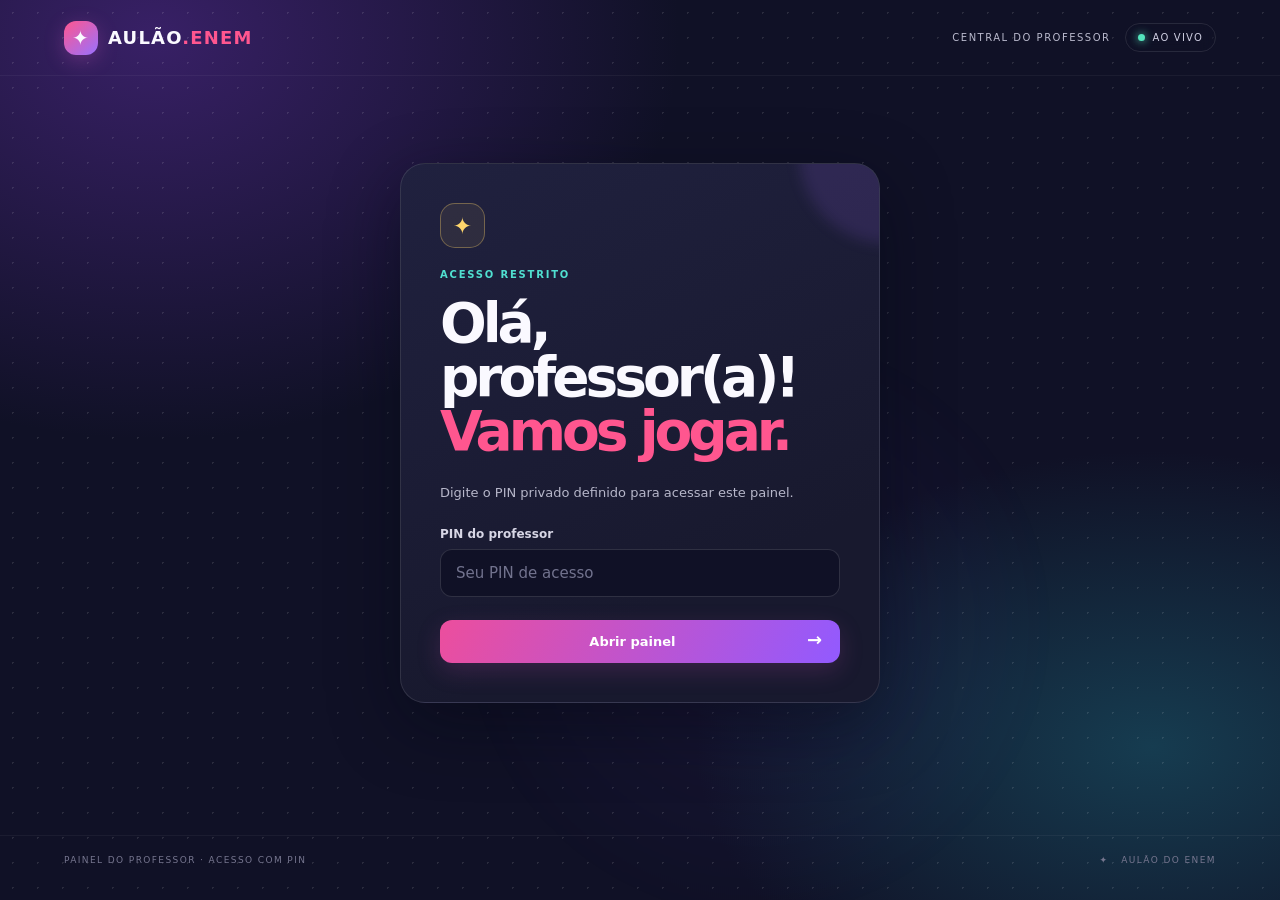
<file: static/professor.html>
<!doctype html><html lang="pt-BR"><head><meta charset="utf-8"><meta name="viewport" content="width=device-width,initial-scale=1"><meta name="theme-color" content="#101126"><title>Central do professor • Aulão ENEM</title><link rel="stylesheet" href="/static/style.css"><link rel="stylesheet" href="/static/mode-tv.css"></head><body class="teacher-page">
<header class="topbar"><a class="brand" href="/"><span class="brand-mark">✦</span><span>AULÃO<span class="brand-accent">.ENEM</span></span></a><div class="teacher-title">CENTRAL DO PROFESSOR <span class="live-pill"><i></i> AO VIVO</span></div></header>
<main class="dashboard">
<section id="login" class="login-card"><div class="panel-icon">✦</div><p class="eyebrow">ACESSO RESTRITO</p><h1>Olá, professor(a)!<br><em>Vamos jogar.</em></h1><p class="subhead">Digite o PIN privado definido para acessar este painel.</p><form id="pinForm"><label>PIN do professor<input id="pin" type="password" autocomplete="current-password" placeholder="Seu PIN de acesso" required></label><button class="btn btn-primary">Abrir painel <span>→</span></button></form><p id="loginError" class="error hidden"></p></section>
<div id="dash" class="hidden"><div class="dash-heading"><div><p class="eyebrow">AULÃO DO ENEM · 1º ANO DO ENSINO MÉDIO</p><h1>Central da <em>partida.</em></h1><p class="dash-caption">Acompanhe o ritmo da turma e conduza cada rodada daqui.</p></div><div class="dash-actions"><a id="openTvTop" class="btn btn-quiet" href="/tv" target="_blank" rel="noopener">▣ Tela da TV <span>↗</span></a><button id="copyLinkBtn" class="btn btn-quiet">⌁ Copiar acesso</button><button id="resetBtn" class="btn btn-quiet">↺ Nova partida</button></div></div>
<div class="dash-grid"><section class="control-card"><div class="card-top"><div><span class="eyebrow">SALA DE JOGO</span><h2 id="stateTitle">Sala aberta</h2></div><span class="live-pill"><i></i> <span id="stateLabel">AGUARDANDO</span></span></div>
<div class="activity-block"><span class="eyebrow">ESCOLHA A ATIVIDADE</span><div class="activity-switch"><button id="kahootActivity" class="activity-option" type="button">✦ Kahoot</button><button id="quizActivity" class="activity-option" type="button">▤ Quiz</button></div><p id="activityHelp" class="mode-help">O Kahoot original tem pontuação e ranking.</p></div>
<div class="mode-block"><span class="eyebrow">COMO A TURMA VAI JOGAR?</span><div class="mode-switch"><button id="tabletMode" class="mode-option">▣ &nbsp; Tablets</button><button id="placardMode" class="mode-option">▤ &nbsp; Plaquinhas + TV</button></div><p id="modeHelp" class="mode-help">Cada aluno responde no próprio tablet.</p><a id="tvLink" class="tv-link" href="/tv" target="_blank" rel="noopener">▣ &nbsp; Abrir tela para TV <span>↗</span></a><details class="local-access"><summary><span>ENDEREÇOS DE ACESSO</span></summary><div id="localAddresses">Procurando o endereço local do notebook…</div><small>TV e tablets precisam estar conectados à mesma rede Wi-Fi do notebook. Não é necessário internet.</small></details></div>
<div id="roomCode" class="room-code"><span id="codeCaption">CÓDIGO PARA OS ALUNOS</span><strong id="teacherCode">------</strong><small id="codeHelp">Abra este notebook na rede Wi-Fi da sala</small></div><div class="progress-wrap"><div class="progress-label"><span>PROGRESSO DO AULÃO</span><b id="progressText">0 / 11</b></div><div class="progress-track"><i id="progressBar"></i></div></div><div class="current-box"><span id="liveSubject" class="tag">AGUARDANDO INÍCIO</span><strong id="liveTopic">Quando todos estiverem na sala, comece!</strong><small id="answeredCount">Participantes entram pelo endereço local do notebook.</small></div><section id="teacherAnswer" class="teacher-answer hidden" aria-live="polite"><div class="teacher-answer-heading"><span>VISÃO DO PROFESSOR · GABARITO PRIVADO</span><b id="teacherAnswerBadge">RESPOSTA CORRETA</b></div><p id="teacherPrompt" class="teacher-prompt"></p><div id="teacherOptions" class="teacher-options"></div><div class="teacher-explanation"><strong>Por que essa é a resposta?</strong><p id="teacherExplanation"></p></div></section><div class="control-buttons"><button id="openBtn" class="btn btn-primary">▶ &nbsp; Abrir próxima pergunta</button><button id="revealBtn" class="btn btn-secondary hidden">✦ &nbsp; Revelar resposta correta</button><button id="closeBtn" class="btn btn-quiet hidden">■ &nbsp; Encerrar pergunta</button><button id="finishBtn" class="btn btn-secondary hidden">Ver resultado final &nbsp; →</button></div><p class="shortcut-hint"><kbd>N</kbd> próxima pergunta <kbd>R</kbd> revelar resposta <kbd>Esc</kbd> encerrar</p></section>
<section id="playersCard" class="players-card"><div class="card-top"><div><span class="eyebrow">AO VIVO</span><h2>Participantes <span id="playerCount" class="count-badge">0</span></h2></div><span class="online-indicator">● ATUALIZA AUTOMÁTICO</span></div><div class="player-tools"><label class="search-box">⌕<input id="playerFilter" type="search" placeholder="Buscar participante" autocomplete="off"></label><button id="exportBtn" class="btn btn-quiet">↓ Baixar resultados</button></div><div class="table-head"><span>JOGADOR</span><span>IDADE</span><span>RESP.</span><span title="Conta quando o tablet sai de foco durante uma pergunta. Também pode ocorrer ao minimizar ou bloquear a tela; o destino não é registrado.">FORA</span><span>PONTOS</span></div><div id="players" class="player-list"><div class="empty-state"><span>✦</span><p>A sala está pronta.<br>Os alunos aparecem aqui ao entrar.</p></div></div></section></div>
<section id="results" class="results-card hidden"><div class="card-top"><div><span class="eyebrow">PLACAR FINAL</span><h2>Quem brilhou hoje? <em>✦</em></h2></div><button id="hideResults" class="btn btn-quiet">Fechar</button></div><div id="podium" class="podium"></div><div id="questionResults" class="question-results"></div></section>
<p class="privacy-note">🔒 No modo local, os dados ficam neste notebook. Na demo pública, inscrições de alunos estão desativadas.</p></div>
<div id="focusNotice" class="focus-notice hidden" role="status" aria-live="polite">Você voltou ao painel. A partida continua sincronizada.</div></main><footer class="footer"><span>PAINEL DO PROFESSOR · ACESSO COM PIN</span><span>✦ &nbsp; AULÃO DO ENEM</span></footer><script src="/static/teacher.js"></script></body></html>
</file>
<file: static/style.css>
:root{--bg:#101126;--panel:#191a35;--panel2:#20213e;--white:#faf9ff;--muted:#a7a8c1;--pink:#ff568f;--purple:#9871ff;--cyan:#50dfd0;--yellow:#ffd66b;--line:#ffffff1a;--font:'DM Sans',system-ui,sans-serif;--display:'Space Grotesk',var(--font)}*{box-sizing:border-box}body{margin:0;min-height:100vh;background:radial-gradient(ellipse at 12% 4%,#382066 0,transparent 33%),radial-gradient(ellipse at 90% 83%,#163c50 0,transparent 28%),var(--bg);color:var(--white);font-family:var(--font)}body:before{content:'';position:fixed;inset:0;pointer-events:none;opacity:.11;background-image:radial-gradient(#fff 1px,transparent 1px);background-size:25px 25px}.topbar,.footer{height:76px;padding:0 clamp(20px,5vw,76px);display:flex;justify-content:space-between;align-items:center;border-bottom:1px solid #ffffff0c;position:relative}.brand{display:flex;gap:10px;align-items:center;color:var(--white);text-decoration:none;font:700 18px var(--display);letter-spacing:1.2px}.brand-mark{display:grid;place-items:center;border-radius:12px;width:34px;height:34px;background:linear-gradient(140deg,var(--pink),var(--purple));font-size:20px;box-shadow:0 5px 20px #c152b655}.brand-accent{color:var(--pink)}.live-pill{display:inline-flex;align-items:center;gap:8px;color:#cecee1;font-size:10px;letter-spacing:1.2px;border:1px solid var(--line);padding:8px 12px;border-radius:99px}.live-pill i{width:7px;height:7px;background:#54e5bd;border-radius:50%;box-shadow:0 0 9px #54e5bd;animation:pulse 1.8s infinite}.shell{max-width:1150px;margin:0 auto;padding:50px 24px 70px;position:relative}.hero-card{display:grid;grid-template-columns:1.12fr .88fr;gap:65px;align-items:center;min-height:590px}.hero-copy{padding:20px 0}.eyebrow{font-size:10px;letter-spacing:1.8px;font-weight:800;color:var(--cyan);margin:0 0 17px}.hero-copy h1,.game-card h1,.dash-heading h1,.login-card h1{font:600 clamp(48px,7vw,79px)/.98 var(--display);letter-spacing:-4px;margin:0}.hero-copy h1 em,.game-card h1 em,.dash-heading h1 em,.login-card h1 em{color:var(--pink);font-style:normal}.subhead{color:#b7b7ca;font-size:16px;line-height:1.6;margin:24px 0}.subject-row{display:flex;flex-wrap:wrap;gap:10px;margin-top:36px}.subject-row span{font-size:12px;color:#d4d3e5;background:#ffffff0c;border:1px solid var(--line);padding:11px 14px;border-radius:12px}.subject-row b{color:var(--pink);margin-left:8px}.join-panel,.login-card{background:linear-gradient(155deg,#20213f,#18192e 74%);border:1px solid #ffffff1c;border-radius:25px;padding:34px;box-shadow:0 28px 80px #08091966;position:relative;overflow:hidden}.join-panel:after,.login-card:after{content:'';position:absolute;width:180px;height:180px;right:-100px;top:-100px;border-radius:50%;background:#a36cff22;filter:blur(7px)}.panel-icon{font-size:23px;color:var(--yellow);width:45px;height:45px;display:grid;place-items:center;border:1px solid #ffd66b55;border-radius:15px;background:#ffd66b13;margin-bottom:21px}.join-panel h2,.players-card h2,.control-card h2,.results-card h2{font:600 25px var(--display);margin:0}.join-panel>p{font-size:13px;color:var(--muted);margin:9px 0 25px}label{display:block;font-size:12px;font-weight:700;color:#d7d6e5;margin:15px 0}input{display:block;width:100%;margin-top:8px;border:1px solid #ffffff21;background:#101126;color:white;border-radius:12px;padding:14px 15px;font:500 15px var(--font);outline:none}input:focus{border-color:var(--purple);box-shadow:0 0 0 3px #9871ff20}input::placeholder{color:#72738e}.btn{border:0;border-radius:12px;padding:14px 18px;color:white;cursor:pointer;font:700 13px var(--font);transition:transform .15s,filter .15s}.btn:hover{transform:translateY(-2px);filter:brightness(1.1)}.btn:disabled{opacity:.45;cursor:not-allowed;transform:none}.btn-primary{background:linear-gradient(115deg,#ec4e9d,#925aff);box-shadow:0 8px 23px #b849aa35}.join-panel .btn{width:100%;margin:6px 0 12px}.btn-primary span{float:right;font-size:18px;line-height:12px}.join-panel small{color:#85859e;font-size:10px;line-height:1.5;display:block;text-align:center}.footer{height:65px;border-top:1px solid #ffffff0c;border-bottom:0;color:#76768f;font-size:9px;letter-spacing:1.4px}.hidden{display:none!important}.game-card{max-width:760px;min-height:510px;margin:25px auto;text-align:center;display:flex;align-items:center;justify-content:center;flex-direction:column;background:#191a35d9;border:1px solid var(--line);border-radius:28px;padding:50px}.wait-orbit,.done-burst{font-size:38px;color:var(--yellow);margin-bottom:30px;animation:float 2.7s ease-in-out infinite}.game-card h1{font-size:clamp(44px,8vw,72px)}.game-card .subhead{max-width:460px}.room-code{display:flex;flex-direction:column;align-items:center;border:1px solid #ffffff1a;border-radius:16px;background:#ffffff08;padding:16px 28px;margin:18px auto}.room-code span{color:#9d9eb7;font-size:9px;letter-spacing:1.5px}.room-code strong{font:700 36px var(--display);letter-spacing:6px;color:var(--yellow);margin:4px 0}.room-code small{font-size:10px;color:#9d9eb7}.pulse-dots{display:flex;gap:7px;margin:18px}.pulse-dots i{width:7px;height:7px;background:var(--pink);border-radius:50%;animation:pulse 1.3s infinite}.pulse-dots i:nth-child(2){animation-delay:.2s}.pulse-dots i:nth-child(3){animation-delay:.4s}.question-view{max-width:940px;margin:10px auto}.question-head{display:flex;justify-content:space-between;align-items:center;margin-bottom:15px}.tag{display:inline-flex;border-radius:8px;padding:8px 10px;background:#9871ff20;color:#bba4ff;font-size:9px;letter-spacing:1px;font-weight:800}.q-counter,.timer{font-size:10px;color:#a3a4bd;letter-spacing:1.3px}.timer{color:#55e0bc}.question-card{background:linear-gradient(155deg,#1d1e3a,#17182e);border:1px solid var(--line);border-radius:22px;padding:32px}.question-card h1{font:600 clamp(20px,3vw,28px)/1.45 var(--font);white-space:pre-line;margin:0 0 25px}.question-card .eyebrow{color:var(--yellow)}.options{display:grid;grid-template-columns:1fr 1fr;gap:11px}.option{min-height:72px;border:1px solid #ffffff18;border-radius:14px;background:#ffffff08;color:#f1f0f8;text-align:left;padding:13px;display:flex;align-items:center;gap:12px;font:500 13px/1.4 var(--font);cursor:pointer}.option:hover{border-color:#b276ff;background:#9c65ff20}.option:disabled{cursor:default}.option .letter{flex:0 0 34px;height:34px;border-radius:10px;display:grid;place-items:center;background:#ffffff13;font:700 14px var(--display)}.option:nth-child(1) .letter{color:#ff779a}.option:nth-child(2) .letter{color:#72d9ff}.option:nth-child(3) .letter{color:#ffc966}.option:nth-child(4) .letter{color:#9bffcf}.option:nth-child(5) .letter{color:#bd9bff}.option.selected{border-color:var(--purple);background:#9871ff28}.feedback{text-align:center;padding:20px;margin-top:14px;border-radius:14px;background:#ffffff0b;color:#ddd;font-weight:700}.feedback.good{color:#68edbc;background:#59e0ac14}.feedback.bad{color:#ff8cab;background:#ff568f12}.my-score{display:grid;gap:3px;margin:18px auto;padding:17px 35px;border-radius:16px;background:#ffffff09;border:1px solid var(--line)}.my-score span,.my-score small{font-size:10px;color:#a7a8c1;letter-spacing:1.3px}.my-score strong{font:700 38px var(--display);color:var(--yellow)}
.teacher-title{font-size:10px;letter-spacing:1.5px;color:#b9b9cc;display:flex;gap:14px;align-items:center}.dashboard{max-width:1220px;margin:auto;padding:40px 24px 60px;position:relative;min-height:calc(100vh - 141px)}.login-card{max-width:480px;margin:65px auto;padding:39px}.login-card h1{font-size:55px}.login-card .subhead{font-size:13px}.login-card .btn{width:100%;margin-top:8px}.error{color:#ff7d9d;font-size:12px}.dash-heading{display:flex;align-items:center;justify-content:space-between;margin-bottom:28px}.dash-heading h1{font-size:46px;letter-spacing:-2px}.dash-heading .eyebrow{margin-bottom:10px}.btn-quiet{background:#ffffff0c;border:1px solid var(--line);color:#c2c2d4}.btn-secondary{background:linear-gradient(115deg,#28a992,#3474d3)}.dash-grid{display:grid;grid-template-columns:.92fr 1.08fr;gap:18px}.control-card,.players-card,.results-card{background:linear-gradient(150deg,#1c1d3a,#17182e);border:1px solid var(--line);border-radius:20px;padding:24px}.card-top{display:flex;justify-content:space-between;align-items:center;gap:15px}.card-top .eyebrow{margin:0 0 7px;font-size:9px}.control-card h2{font-size:21px}.count-badge{font:700 12px var(--font);color:var(--cyan);background:#50dfd01a;padding:5px 9px;border-radius:99px;vertical-align:middle;margin-left:6px}.control-card .live-pill{font-size:9px}.control-card .room-code{margin:22px 0 20px}.control-card .room-code strong{font-size:42px}.progress-label{display:flex;justify-content:space-between;color:#a8a9bf;font-size:9px;letter-spacing:1px;margin-bottom:9px}.progress-label b{color:white}.progress-track{height:6px;background:#ffffff13;border-radius:99px;overflow:hidden}.progress-track i{display:block;width:0;height:100%;background:linear-gradient(90deg,var(--pink),var(--purple),var(--cyan));border-radius:99px;transition:width .35s}.current-box{display:grid;gap:9px;margin:20px 0;padding:16px;background:#ffffff07;border:1px solid #ffffff0d;border-radius:13px}.current-box .tag{width:max-content}.current-box strong{font:600 14px/1.4 var(--font)}.current-box small{font-size:10px;color:#9293aa}.control-buttons{display:flex;gap:9px;flex-wrap:wrap}.control-buttons .btn{flex:1;min-width:170px}.players-card{min-height:480px}.players-card .card-top{margin-bottom:20px}.online-indicator{font-size:8px;color:#64dcb8;letter-spacing:.8px}.table-head,.player-row{display:grid;grid-template-columns:1fr 62px 55px 80px;gap:5px;align-items:center}.table-head{padding:0 12px 10px;border-bottom:1px solid var(--line);font-size:8px;letter-spacing:1px;color:#8c8da7}.table-head span:last-child,.player-row span:last-child{text-align:right}.player-list{max-height:410px;overflow-y:auto}.player-row{padding:12px;border-bottom:1px solid #ffffff0b;font-size:11px;color:#c6c6d6}.player-row .player-name{font-weight:700;color:white;display:flex;align-items:center;gap:8px}.avatar{width:27px;height:27px;border-radius:9px;display:grid;place-items:center;color:white;font-size:10px;background:linear-gradient(145deg,#7b62dc,#d252a0)}.player-row .points{font:700 12px var(--display);color:var(--yellow)}.empty-state{text-align:center;padding:75px 12px;color:#8c8da7;font-size:12px;line-height:1.6}.empty-state span{font-size:27px;color:var(--yellow)}.results-card{margin-top:19px}.results-card .card-top{margin-bottom:20px}.results-card h2{font-size:24px}.results-card h2 em{color:var(--yellow);font-style:normal}.podium{display:grid;grid-template-columns:repeat(3,1fr);gap:10px;margin:10px 0 24px}.podium-item{border:1px solid var(--line);background:#ffffff08;border-radius:14px;padding:17px 10px;text-align:center}.podium-item:first-child{border-color:#ffd66b88;background:#ffd66b11}.podium-item .medal{font-size:21px}.podium-item strong{display:block;font-size:13px;margin:8px 0 3px}.podium-item small{color:#a7a8c1;font-size:10px}.podium-item b{display:block;color:var(--yellow);font:700 17px var(--display);margin-top:9px}.question-results{display:grid;grid-template-columns:repeat(2,1fr);gap:9px}.result-q{padding:13px;border:1px solid #ffffff12;background:#ffffff05;border-radius:12px}.result-q span{display:block;font-size:10px;color:#a9a9bf}.result-q strong{display:block;font-size:11px;margin:5px 0}.result-q small{font-size:9px;color:#70e5c0}.privacy-note{text-align:center;color:#83849c;font-size:10px;margin:19px 0}.teacher-page .footer{height:65px}@keyframes pulse{0%,100%{opacity:.4;transform:scale(.82)}50%{opacity:1;transform:scale(1.1)}}@keyframes float{0%,100%{transform:translateY(0) rotate(-7deg)}50%{transform:translateY(-9px) rotate(7deg)}}
@media(max-width:800px){.hero-card{grid-template-columns:1fr;gap:10px;padding-top:8px}.hero-copy{padding:8px 0}.hero-copy h1{font-size:58px}.join-panel{max-width:540px;width:100%;margin:auto}.shell{padding-top:25px}.dash-grid{grid-template-columns:1fr}.players-card{min-height:300px}.player-list{max-height:350px}.dashboard{padding-top:25px}.dash-heading h1{font-size:36px}.question-card{padding:22px}.options{grid-template-columns:1fr}.question-head{gap:8px}.q-counter{font-size:8px}}@media(max-width:480px){.topbar{height:64px;padding:0 18px}.brand{font-size:15px}.live-pill{font-size:8px;padding:7px 9px}.shell{padding:22px 15px 45px}.hero-copy h1{font-size:51px;letter-spacing:-2.8px}.subject-row{gap:6px;margin-top:24px}.subject-row span{padding:9px;font-size:10px}.join-panel{padding:25px}.game-card{padding:30px 19px;min-height:440px}.game-card h1{letter-spacing:-2px}.question-card{padding:18px}.question-card h1{font-size:18px}.question-head{flex-wrap:wrap}.footer{padding:0 18px;font-size:8px}.teacher-title{font-size:8px;letter-spacing:.7px}.teacher-title .live-pill{display:none}.dashboard{padding:24px 14px 40px}.dash-heading{align-items:flex-start}.dash-heading h1{font-size:32px}.dash-heading .btn{font-size:10px;padding:11px}.control-card,.players-card,.results-card{padding:18px}.card-top{align-items:flex-start}.control-card .card-top{align-items:center}.question-results{grid-template-columns:1fr}.podium{gap:5px}.podium-item{padding:12px 5px}.podium-item strong{font-size:11px}.online-indicator{font-size:7px}.login-card{margin:45px auto;padding:28px}}
/* Visual refinements: richer depth, clearer hierarchy, and gentle motion. */
:root{--panel:#1b1c39;--panel2:#242546;--glass:#ffffff09;--glow:0 22px 70px #05061270}
body:after{content:"";position:fixed;z-index:-1;width:min(50vw,620px);height:min(50vw,620px);left:35%;top:35%;border-radius:50%;background:radial-gradient(circle,#824eff12,transparent 68%);filter:blur(12px);animation:ambient-drift 16s ease-in-out infinite alternate}
.brand-mark{transition:transform .35s cubic-bezier(.2,.8,.2,1),box-shadow .35s}.brand:hover .brand-mark{transform:rotate(-10deg) scale(1.08);box-shadow:0 8px 30px #e252a770}
.join-panel,.login-card,.control-card,.players-card,.results-card,.game-card,.question-card{box-shadow:var(--glow);backdrop-filter:blur(16px);transition:border-color .25s,transform .25s,box-shadow .25s}
.join-panel:hover,.login-card:hover,.control-card:hover,.players-card:hover,.results-card:hover{border-color:#ffffff30;box-shadow:0 26px 90px #05061280}
.dash-heading{padding:21px 25px;margin:0 0 20px;border:1px solid #ffffff12;border-radius:20px;background:linear-gradient(105deg,#ffffff0b,#ffffff03);box-shadow:0 15px 45px #05061238}
.dash-heading h1{font-size:clamp(34px,4vw,48px)}.dash-caption{margin:8px 0 0;color:#a9aac0;font-size:12px}
.dash-actions{display:flex;align-items:center;justify-content:flex-end;gap:8px;flex-wrap:wrap}.dash-actions .btn{white-space:nowrap;text-decoration:none}.dash-actions .btn span{color:var(--cyan)}
.dash-grid{align-items:start}.control-card,.players-card{position:relative;overflow:hidden}.control-card:before,.players-card:before{content:"";position:absolute;pointer-events:none;inset:0 0 auto;height:2px;background:linear-gradient(90deg,transparent,var(--purple),var(--cyan),transparent);opacity:.6}
.mode-option,.btn{transition:transform .18s ease,filter .18s ease,box-shadow .18s ease,border-color .18s ease}.mode-option:hover:not(:disabled){transform:translateY(-2px);border-color:#b99aff88;box-shadow:0 8px 24px #08081955}
.btn-primary:hover{box-shadow:0 12px 32px #bd48ad55}.btn-secondary:hover{box-shadow:0 12px 32px #2daea055}
.room-code{position:relative;overflow:hidden;background:linear-gradient(125deg,#ffd66b14,#ffffff06 55%,#9871ff12);border-color:#ffd66b38}.room-code strong{text-shadow:0 0 22px #ffd66b55;letter-spacing:9px}
.progress-track{height:9px;background:#080a1d99;border:1px solid #ffffff0b}.progress-track i{box-shadow:0 0 14px #be62ff88}
.current-box{position:relative;overflow:hidden;background:linear-gradient(110deg,#9871ff12,#50dfd008 55%,#ffffff03);border-color:#9871ff26}.current-box:after{content:"";position:absolute;left:0;top:0;bottom:0;width:3px;background:linear-gradient(var(--pink),var(--purple),var(--cyan));border-radius:3px}
.option{position:relative;overflow:hidden;transition:transform .18s,border-color .18s,background .18s,box-shadow .18s}.option:before{content:"";position:absolute;inset:0 auto 0 0;width:3px;background:transparent;transition:background .18s}.option:hover{transform:translateY(-2px);box-shadow:0 10px 25px #08081966}.option:hover:before{background:var(--purple)}.option .letter{transition:transform .2s,background .2s}.option:hover .letter{transform:scale(1.08);background:#9871ff2d}
.player-tools{display:flex;align-items:center;gap:9px;margin:0 0 14px}.search-box{display:flex;align-items:center;gap:7px;flex:1;margin:0;padding:0 12px;border:1px solid #ffffff17;border-radius:12px;background:#10112699;color:#aeb0cb;font-size:20px}.search-box:focus-within{border-color:#9871ff99;box-shadow:0 0 0 3px #9871ff1b}.search-box input{margin:0;border:0;background:transparent;padding:11px 0;font-size:12px;box-shadow:none}.search-box input:focus{box-shadow:none}.player-tools .btn{padding:12px 14px;white-space:nowrap}.player-tools .btn:disabled{opacity:.36}
.player-row{animation:row-enter .3s ease both}.player-row:hover{background:#ffffff07}.avatar{box-shadow:0 4px 12px #090a1b88}.shortcut-hint{display:flex;align-items:center;justify-content:center;gap:8px;flex-wrap:wrap;color:#85869f;font-size:9px;margin:14px 0 0}.shortcut-hint kbd{padding:3px 7px;border:1px solid #ffffff25;border-radius:6px;background:#ffffff0c;color:#e4e3f2;font:700 10px var(--font);box-shadow:0 2px 0 #ffffff1a}
.podium-item{position:relative;overflow:hidden;transition:transform .2s,border-color .2s}.podium-item:hover{transform:translateY(-3px);border-color:#9871ff77}.podium-item:first-child:after{content:"";position:absolute;width:120px;height:120px;right:-60px;top:-60px;border-radius:50%;background:#ffd66b13;filter:blur(8px)}
.result-q{transition:background .2s,border-color .2s,transform .2s}.result-q:hover{background:#9871ff12;border-color:#9871ff55;transform:translateY(-2px)}
.tv-option{position:relative;overflow:hidden}.tv-option:not(.correct):hover{border-color:#9871ff70;background:#9871ff14}.tv-option.correct{animation:answer-reveal .55s cubic-bezier(.16,1,.3,1) both}.correct-mark{animation:mark-pop .4s cubic-bezier(.2,.9,.2,1.6) both}
.live-pill{backdrop-filter:blur(10px)}
@keyframes ambient-drift{from{transform:translate(-7%,-4%) scale(.88)}to{transform:translate(12%,8%) scale(1.13)}}@keyframes row-enter{from{opacity:0;transform:translateY(5px)}to{opacity:1;transform:translateY(0)}}@keyframes answer-reveal{from{opacity:.55;transform:scale(.97);box-shadow:0 0 0 #37c99a00}to{opacity:1;transform:scale(1.012);box-shadow:0 0 25px #37c99a18}}@keyframes mark-pop{from{opacity:0;transform:scale(.35) rotate(-25deg)}to{opacity:1;transform:scale(1) rotate(0)}}
@media(max-width:800px){.dash-heading{padding:19px}.dash-actions{justify-content:flex-start;margin-top:16px}.player-tools{align-items:stretch}.player-tools .btn{font-size:10px;padding:11px}.dash-caption{max-width:460px}}
@media(max-width:520px){.dash-heading{display:block}.dash-actions{gap:6px}.dash-actions .btn{flex:1;text-align:center;padding:11px 8px;font-size:10px}.dash-caption{font-size:11px}.player-tools{flex-direction:column}.player-tools .btn{width:100%}.search-box input{font-size:13px}.shortcut-hint{font-size:8px}.room-code strong{letter-spacing:6px}}

/* Gabarito e justificativa visíveis somente no painel autenticado do professor. */
.teacher-answer{position:relative;overflow:hidden;margin:0 0 18px;padding:18px;border:1px solid #50dfd044;border-radius:16px;background:linear-gradient(145deg,#50dfd012,#9871ff0c 65%,#ffffff04);box-shadow:0 14px 35px #08091955;animation:answer-panel-in .35s ease both}
.teacher-answer:before{content:"";position:absolute;inset:0 auto 0 0;width:3px;background:linear-gradient(var(--cyan),#50dfd044)}
.teacher-answer-heading{display:flex;justify-content:space-between;align-items:center;gap:8px;margin-bottom:12px;color:#8fdecf;font-size:8px;font-weight:800;letter-spacing:1.05px}
.teacher-answer-heading b{padding:6px 9px;border:1px solid #50dfd044;border-radius:99px;background:#50dfd014;color:#75f0bf;font-size:9px;white-space:nowrap}
.teacher-prompt{margin:0 0 13px;color:#f2f0fb;font-size:12px;line-height:1.65;white-space:pre-line}
.teacher-options{display:grid;gap:7px}
.teacher-option{display:flex;align-items:center;gap:10px;min-height:42px;padding:9px 11px;border:1px solid #ffffff10;border-radius:10px;background:#ffffff05;color:#c8c8da;font-size:10px;line-height:1.45}
.teacher-option-letter{display:grid;flex:0 0 26px;height:26px;place-items:center;border-radius:8px;background:#ffffff0d;color:#d2c6ff;font:700 11px var(--display)}
.teacher-option>span:nth-child(2){flex:1}
.teacher-option.is-correct{border-color:#50dfd066;background:linear-gradient(100deg,#50dfd01c,#50dfd007);color:#effff9;box-shadow:inset 0 0 20px #50dfd007}
.teacher-option.is-correct .teacher-option-letter{background:#50dfd025;color:#75f0bf}
.teacher-option.is-correct>b{color:#75f0bf;font-size:8px;letter-spacing:.7px;white-space:nowrap}
.teacher-explanation{margin-top:12px;padding:11px 12px;border:1px solid #9871ff24;border-radius:10px;background:#9871ff0c}
.teacher-explanation strong{color:#c0adff;font-size:9px;letter-spacing:.3px}
.teacher-explanation p{margin:5px 0 0;color:#bcbcd0;font-size:10px;line-height:1.55}
@keyframes answer-panel-in{from{opacity:0;transform:translateY(7px)}to{opacity:1;transform:translateY(0)}}
@media(max-width:520px){.teacher-answer{padding:14px}.teacher-answer-heading{align-items:flex-start;flex-direction:column}.teacher-option{align-items:flex-start}.teacher-option.is-correct>b{font-size:7px}}

/* Painel do professor: hierarquia enxuta e monitoramento discreto. */
.teacher-page .dashboard{max-width:1260px;padding:22px 22px 38px}
.teacher-page .dash-heading{margin-bottom:14px;padding:15px 19px;border-radius:16px;box-shadow:none}
.teacher-page .dash-heading h1{font-size:clamp(30px,3.4vw,40px);letter-spacing:-1.8px}
.teacher-page .dash-heading .eyebrow{margin-bottom:7px}
.teacher-page .dash-caption{font-size:11px;margin-top:5px}
.teacher-page .dash-actions{gap:6px}
.teacher-page .dash-actions .btn{padding:10px 12px;font-size:11px}
.teacher-page .dash-grid{grid-template-columns:minmax(0,.95fr) minmax(0,1.05fr);gap:13px}
.teacher-page .control-card,.teacher-page .players-card,.teacher-page .results-card{padding:18px;border-radius:16px;box-shadow:0 12px 36px #07081748;backdrop-filter:none}
.teacher-page .card-top{gap:8px}
.teacher-page .players-card{min-height:0}
.teacher-page .players-card .card-top{margin-bottom:13px}
.teacher-page .control-card h2,.teacher-page .players-card h2{font-size:18px}
.teacher-page .mode-block{margin:13px 0 10px;padding:12px;border-radius:12px;background:#ffffff04}
.teacher-page .mode-option{padding:9px 7px;font-size:10px}
.teacher-page .mode-help{margin:7px 0;font-size:9px}
.teacher-page .tv-link{padding-top:8px;font-size:10px}
.teacher-page .local-access{margin-top:9px;padding-top:8px}
.teacher-page .local-access summary{cursor:pointer;list-style:none;color:#9697ae;font-size:8px;letter-spacing:1px}
.teacher-page .local-access summary::-webkit-details-marker{display:none}
.teacher-page .local-access summary:after{content:"＋";float:right;color:var(--cyan);font-size:11px}
.teacher-page .local-access[open] summary:after{content:"−"}
.teacher-page .local-access>div{grid-template-columns:48px 1fr;gap:6px;margin-top:8px}
.teacher-page .local-access code{font-size:9px}
.teacher-page .local-access small{font-size:8px}
.teacher-page .control-card .room-code{margin:13px 0 14px;padding:12px 20px;border-radius:13px}
.teacher-page .control-card .room-code strong{font-size:34px}
.teacher-page .progress-wrap{margin:11px 0}
.teacher-page .progress-track{height:6px}
.teacher-page .current-box{gap:6px;margin:12px 0;padding:12px;border-radius:11px}
.teacher-page .current-box strong{font-size:12px}
.teacher-page .current-box small{font-size:9px}
.teacher-page .control-buttons{gap:7px}
.teacher-page .control-buttons .btn{min-width:130px;padding:11px 13px;font-size:11px}
.teacher-page .shortcut-hint{margin-top:9px;font-size:8px}
.teacher-page .player-tools{margin-bottom:10px}
.teacher-page .player-list{max-height:380px}
.teacher-page .table-head,.teacher-page .player-row{grid-template-columns:minmax(0,1fr) 42px 43px 43px 65px;gap:4px}
.teacher-page .table-head{padding:0 8px 8px;font-size:7px;letter-spacing:.7px}
.teacher-page .player-row{padding:9px 8px;font-size:10px}
.teacher-page .player-row .player-name{gap:6px;min-width:0;overflow:hidden;text-overflow:ellipsis;white-space:nowrap}
.teacher-page .avatar{width:22px;height:22px;flex-basis:22px;font-size:9px}
.teacher-page .focus-count{text-align:center;color:#74758e;font-size:9px;font-weight:700}
.teacher-page .focus-count.has-focus{color:#ffb66f}
.teacher-page .player-row .points{font-size:11px}
.teacher-page .empty-state{padding:48px 10px;font-size:10px}
.teacher-page .privacy-note{font-size:9px;margin:12px 0}
.teacher-page .footer{height:48px}
.focus-notice{position:fixed;z-index:100;left:50%;bottom:18px;transform:translateX(-50%);width:min(520px,calc(100vw - 28px));padding:11px 15px;border:1px solid #9871ff55;border-radius:12px;background:#191a35f2;color:#e8e4fb;box-shadow:0 14px 40px #05061299;text-align:center;font-size:11px;animation:answer-panel-in .2s ease both}
@media(max-width:760px){.teacher-page .dashboard{padding:16px 13px 30px}.teacher-page .dash-heading{padding:14px}.teacher-page .dash-grid{grid-template-columns:1fr}.teacher-page .control-card,.teacher-page .players-card{padding:15px}.teacher-page .player-list{max-height:300px}}
@media(max-width:520px){.teacher-page .dash-heading h1{font-size:30px}.teacher-page .dash-actions{display:grid;grid-template-columns:1fr 1fr;margin-top:12px}.teacher-page .dash-actions .btn{font-size:10px}.teacher-page .mode-switch{grid-template-columns:1fr 1fr}.teacher-page .table-head,.teacher-page .player-row{grid-template-columns:minmax(0,1fr) 34px 37px 38px 53px}.teacher-page .avatar{display:none}.teacher-page .player-row{padding:8px 5px;font-size:9px}}
</file>
<file: static/mode-tv.css>
.mode-block{margin:22px 0 12px;padding:15px;border:1px solid #ffffff12;border-radius:14px;background:#ffffff05}.mode-block>.eyebrow{margin:0 0 10px;font-size:8px}.mode-switch{display:grid;grid-template-columns:1fr 1.2fr;gap:7px}.mode-option{border:1px solid var(--line);background:#ffffff08;color:#bbbcd0;border-radius:10px;padding:11px 8px;font:700 11px var(--font);cursor:pointer}.mode-option.active{border-color:#a680ff88;color:#fff;background:#9871ff26}.mode-help{font-size:10px;line-height:1.45;color:#9c9db5;margin:10px 0}.tv-link{display:flex;justify-content:space-between;align-items:center;border-top:1px solid #ffffff12;padding-top:11px;color:#a9d9ff;text-decoration:none;font-size:11px;font-weight:700}.tv-link span{font-size:15px}
.mode-option:disabled{opacity:.48;cursor:not-allowed}.placard-layout .dash-grid{grid-template-columns:1fr}.placard-layout .control-card{max-width:760px}.placard-layout .room-code{display:none}
.activity-block{margin:18px 0 0;padding:15px;border:1px solid #ffffff12;border-radius:14px;background:linear-gradient(125deg,#9c71ff10,#ff568f08)}.activity-block>.eyebrow{margin:0 0 10px;font-size:8px}.activity-switch{display:grid;grid-template-columns:1fr 1fr;gap:7px}.activity-option{border:1px solid var(--line);background:#ffffff08;color:#bbbcd0;border-radius:10px;padding:11px 8px;font:700 11px var(--font);cursor:pointer;transition:.18s}.activity-option:hover:not(:disabled){border-color:#c474ff88;background:#9871ff18}.activity-option.active{border-color:#d777ff99;color:#fff;background:linear-gradient(120deg,#9871ff35,#ff568f24);box-shadow:inset 0 0 0 1px #b579ff22}.activity-option:disabled{opacity:.48;cursor:not-allowed}
.local-access{border-top:1px solid #ffffff12;margin-top:12px;padding-top:10px}.local-access>span{font-size:8px;letter-spacing:1px;color:#8f90a9}.local-access>div{display:grid;grid-template-columns:55px 1fr;gap:7px;margin-top:7px}.local-access>div span{font-size:8px;color:var(--cyan);font-weight:800}.local-access code{font:500 10px var(--font);color:#e3e1f1;overflow-wrap:anywhere}.local-access small{display:block;font-size:9px;color:#85869e;line-height:1.45;margin-top:8px}
.tv-page{min-height:100vh;display:flex;flex-direction:column}.tv-top{height:76px;padding:0 clamp(18px,4vw,60px);display:flex;align-items:center;justify-content:space-between;border-bottom:1px solid #ffffff12;position:relative;z-index:1}.tv-top-right{display:flex;gap:12px;align-items:center}.tv-main{width:min(1500px,100%);margin:auto;padding:clamp(25px,4vh,55px) clamp(20px,5vw,80px);position:relative;flex:1;display:flex;align-items:center}.tv-center{width:100%;text-align:center;padding:24px 0}.tv-orbit{font-size:44px;color:var(--yellow);margin-bottom:20px;animation:float 3s ease-in-out infinite}.tv-center h1{font:600 clamp(48px,8vw,105px)/1 var(--display);letter-spacing:-4px;margin:0}.tv-center h1 em{color:var(--pink);font-style:normal}.tv-sub{color:#c5c5d9;font-size:clamp(16px,2vw,23px);line-height:1.55;margin:24px auto}.tv-letters{display:flex;justify-content:center;gap:13px;margin:30px}.tv-letters b{width:58px;height:58px;display:grid;place-items:center;border-radius:16px;border:1px solid #ffffff22;background:#ffffff0c;font:700 25px var(--display)}.tv-letters b:nth-child(1){color:#ff779a}.tv-letters b:nth-child(2){color:#72d9ff}.tv-letters b:nth-child(3){color:#ffc966}.tv-letters b:nth-child(4){color:#9bffcf}.tv-letters b:nth-child(5){color:#bd9bff}.tv-hint{font-size:11px;letter-spacing:.7px;color:#9091aa}.tv-question{width:100%;max-width:1380px;margin:0 auto}.tv-question-head{display:flex;justify-content:space-between;align-items:center;gap:12px;margin-bottom:20px}.tv-counter{font-size:12px;letter-spacing:1.6px;color:#b4b4ca;font-weight:700}.tv-reveal-badge{color:#64e6bb;font-size:11px;font-weight:800;letter-spacing:1px}.tv-topic{color:var(--cyan);font-size:clamp(10px,1vw,13px);font-weight:800;letter-spacing:2px;margin-bottom:11px}.tv-question h1{font:600 clamp(22px,2.4vw,36px)/1.38 var(--font);white-space:pre-line;margin:0 0 22px;max-width:1350px}.tv-options{display:grid;grid-template-columns:1fr 1fr;gap:12px}.tv-option{min-height:76px;display:flex;align-items:center;gap:15px;padding:15px 19px;border:1px solid #ffffff19;border-radius:15px;background:#ffffff08;font-size:clamp(14px,1.3vw,18px);line-height:1.35;color:#f4f3fa;transition:background .25s,border .25s,transform .25s}.tv-letter{flex:0 0 42px;width:42px;height:42px;display:grid;place-items:center;background:#ffffff12;border-radius:12px;font:700 19px var(--display)}.tv-option:nth-child(1) .tv-letter{color:#ff779a}.tv-option:nth-child(2) .tv-letter{color:#72d9ff}.tv-option:nth-child(3) .tv-letter{color:#ffc966}.tv-option:nth-child(4) .tv-letter{color:#9bffcf}.tv-option:nth-child(5) .tv-letter{color:#bd9bff}.tv-answer{flex:1}.tv-option.correct{border-color:#57e1b799;background:linear-gradient(100deg,#37c99a2b,#37c99a11);transform:scale(1.012);box-shadow:0 0 25px #37c99a12}.tv-option.correct .tv-letter{background:#43d6a333;color:#74ffcb}.correct-mark{font-size:24px;color:#65f0bf;font-weight:800}.tv-vote-hint{text-align:center;color:#b8b8ce;font-size:clamp(12px,1.3vw,16px);margin-top:22px}.tv-footer{height:55px;border-top:1px solid #ffffff0d;display:flex;justify-content:space-between;align-items:center;padding:0 clamp(18px,4vw,60px);color:#84849d;font-size:9px;letter-spacing:1.2px}.tv-page:has(#tvQuestion:not(.hidden)) .tv-main{align-items:flex-start;padding-top:clamp(22px,4vh,42px)}
@media(max-width:720px){.tv-options{grid-template-columns:1fr}.tv-question h1{font-size:22px}.tv-option{min-height:60px;padding:10px 13px}.tv-letter{width:34px;height:34px;flex-basis:34px}.tv-top{height:63px}.tv-top-right .live-pill{display:none}.tv-letters{gap:7px}.tv-letters b{width:45px;height:45px;font-size:19px}.tv-footer{font-size:7px}.mode-switch{grid-template-columns:1fr}.tv-question-head{flex-wrap:wrap}}
</file>
